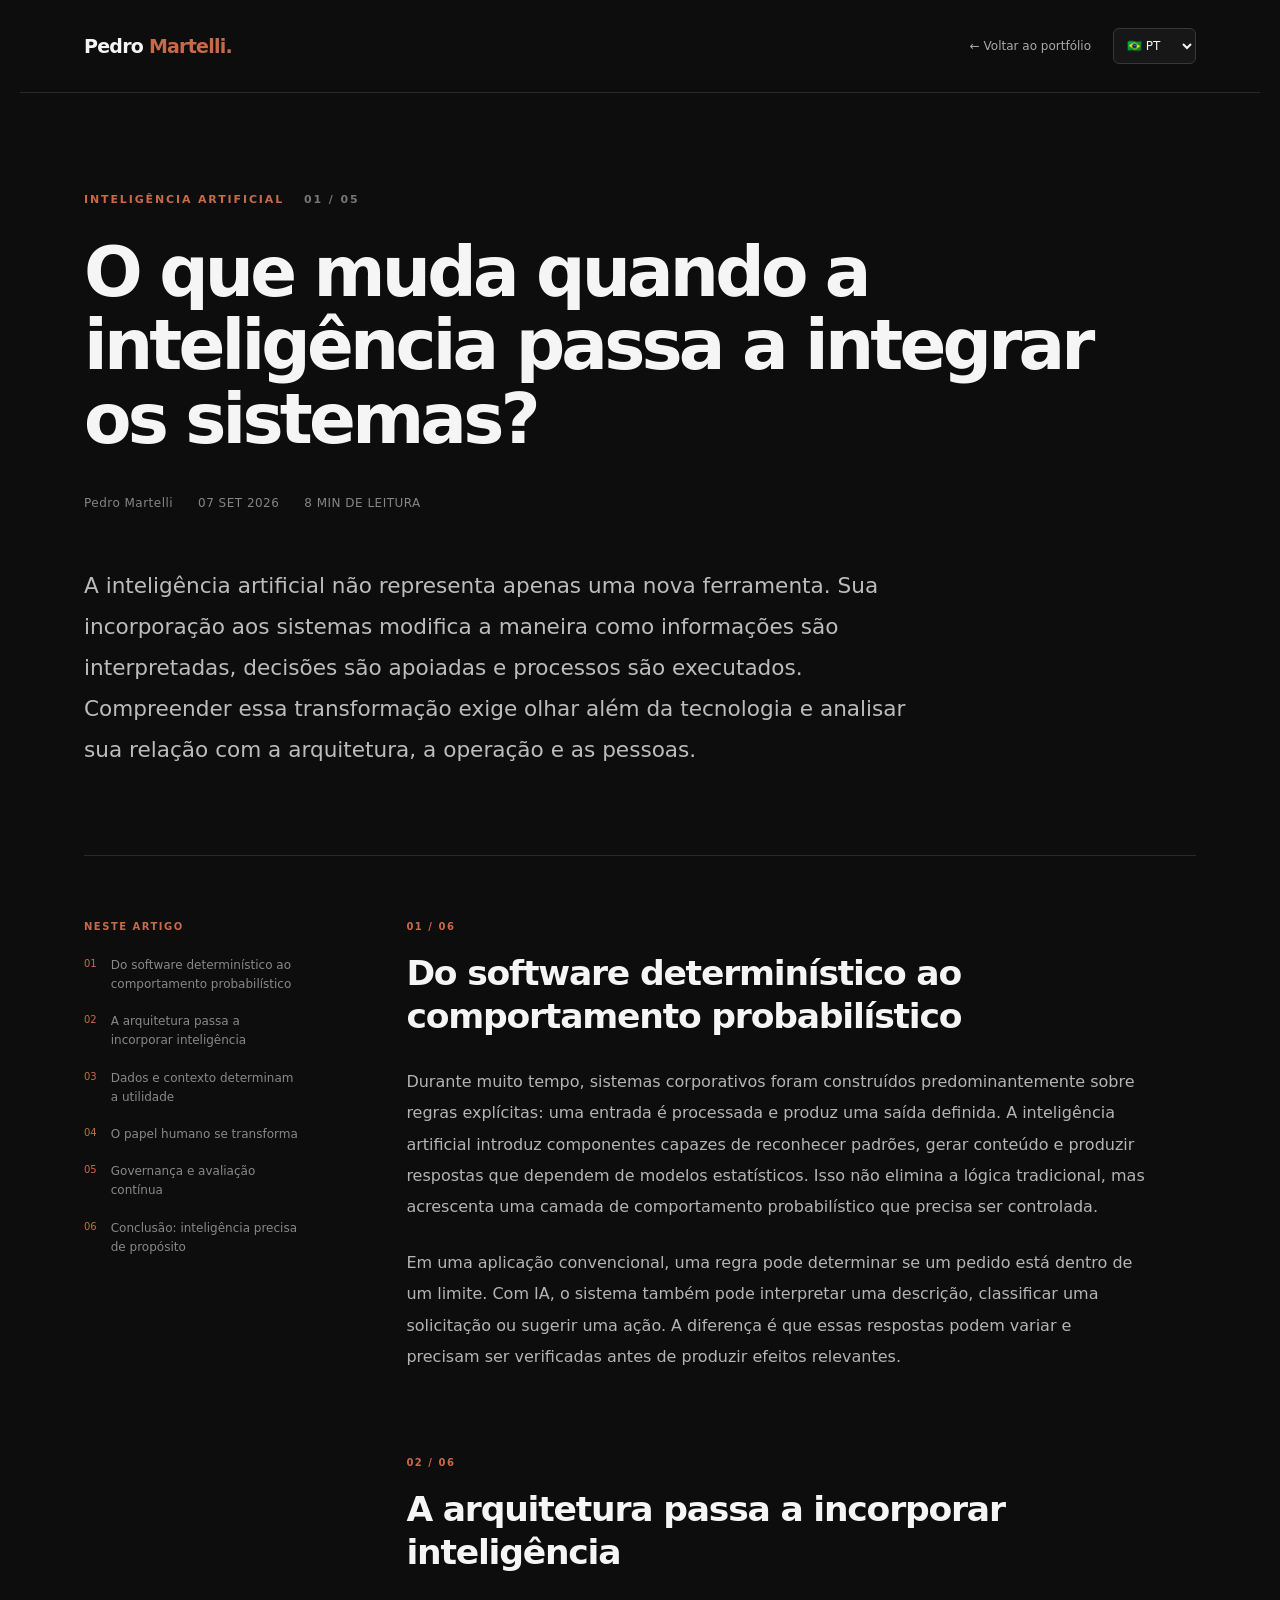
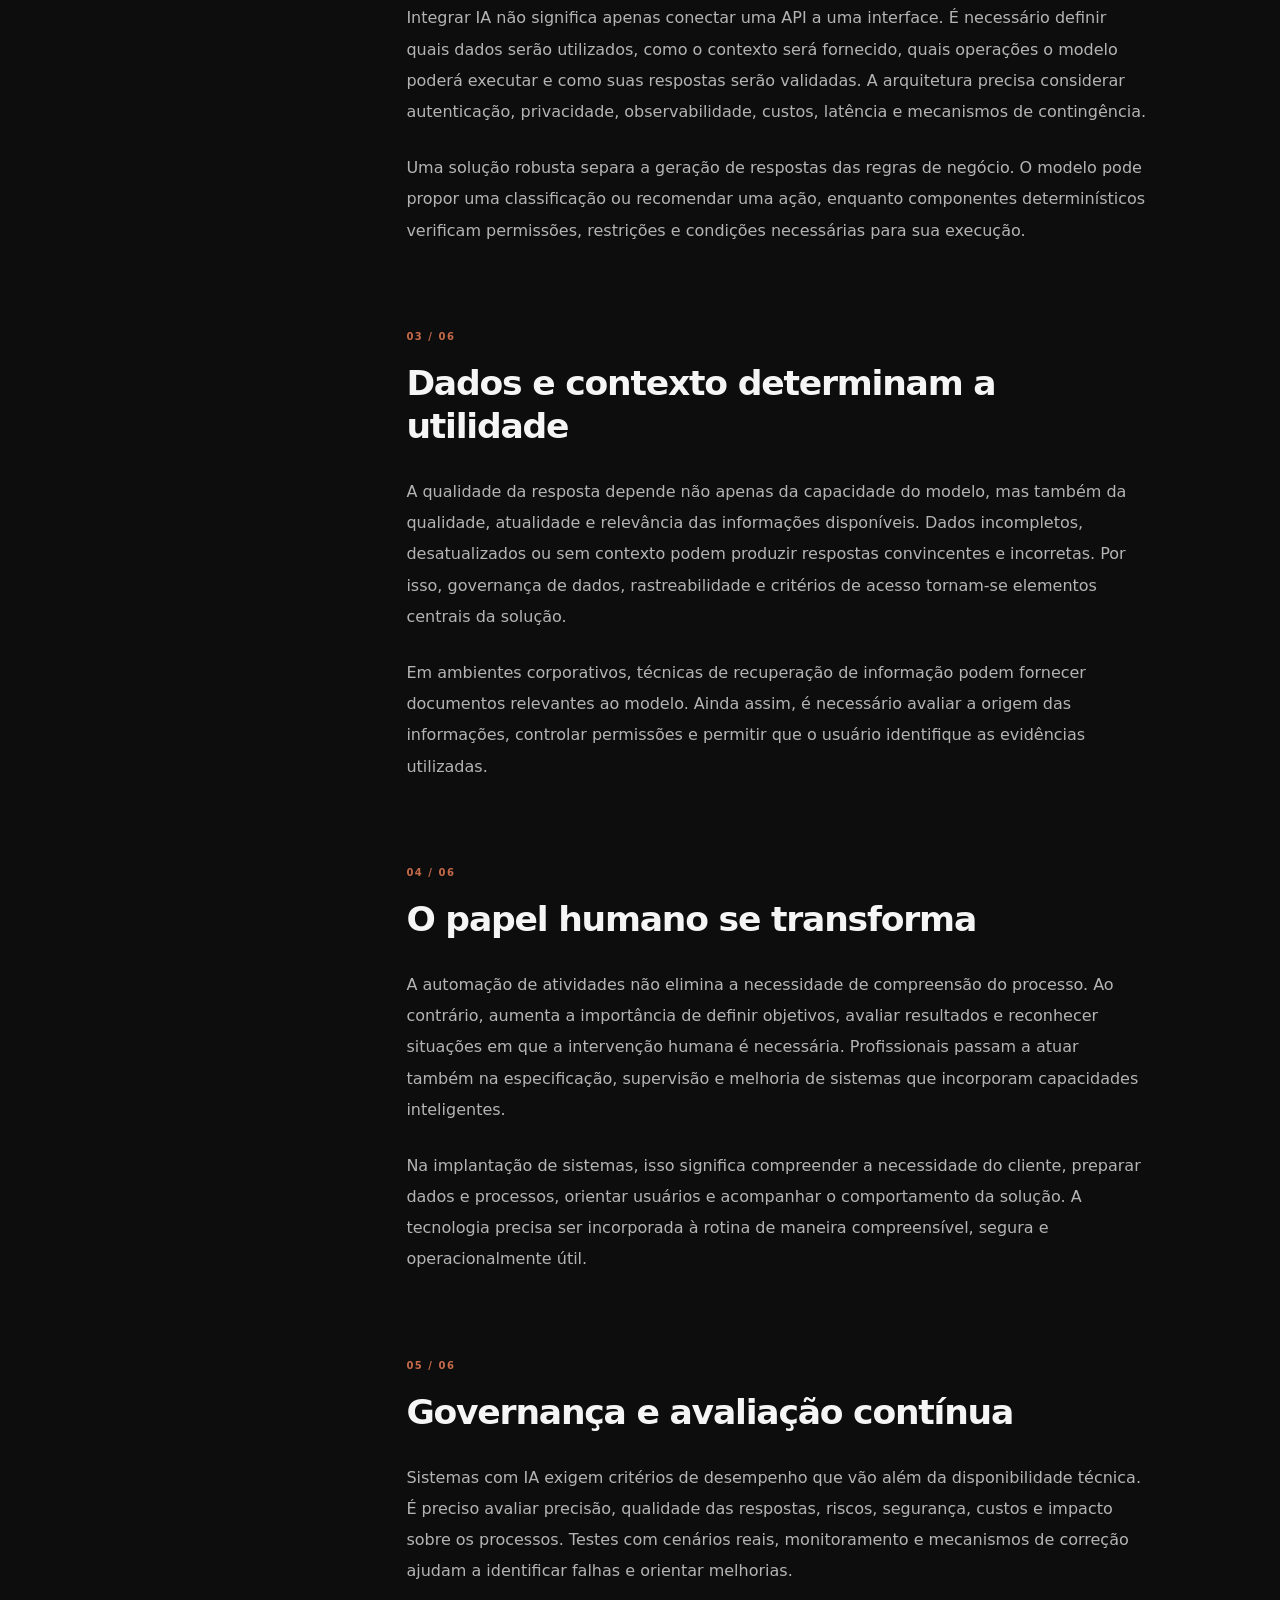
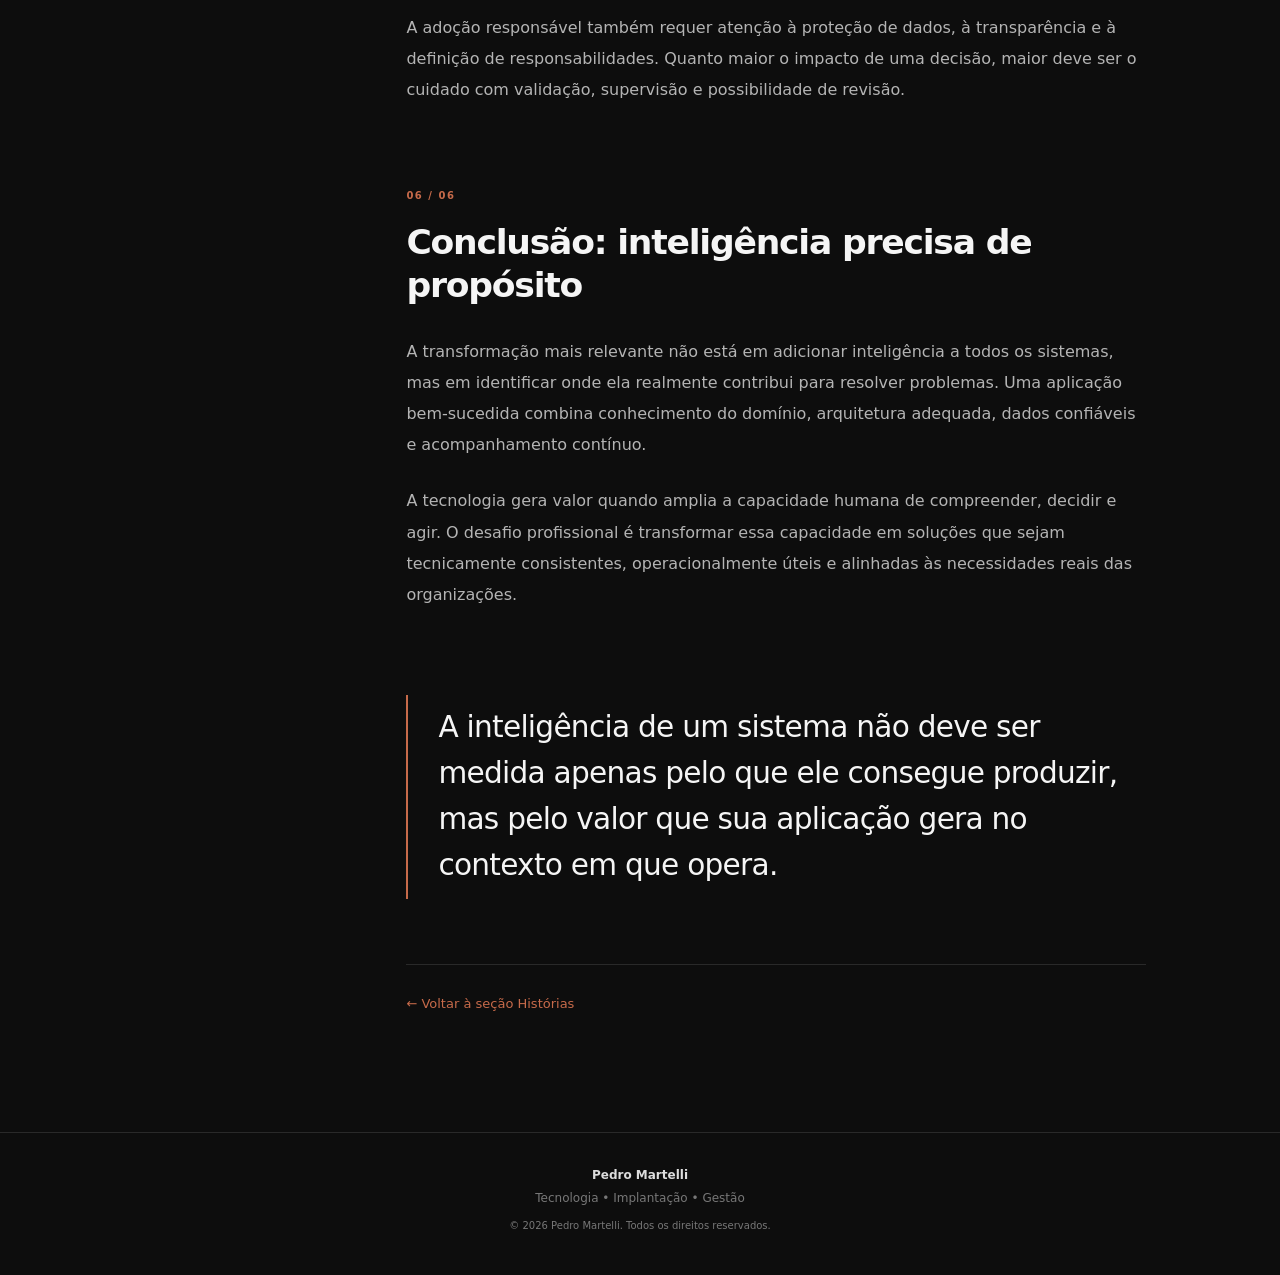
<file: artigos/inteligencia-artificial.html>
<!DOCTYPE html>
<html lang="pt-BR">
<head>
    <meta charset="UTF-8">

    <meta name="viewport" content="width=device-width, initial-scale=1">

    <meta
        name="description"
        content="Artigo de Pedro Martelli sobre inteligência artificial, arquitetura de sistemas, dados e governança."
    >

    <title>Inteligência Artificial | Pedro Martelli</title>

    <style>
        * {
            box-sizing: border-box;
        }

        html {
            scroll-behavior: smooth;
        }

        body {
            margin: 0;
            background: #0d0d0d;
            color: #f5f5f5;
            font-family: Inter, system-ui, -apple-system, "Segoe UI", sans-serif;
            -webkit-font-smoothing: antialiased;
        }

        a {
            color: inherit;
            text-decoration: none;
        }

        .article-view {
            min-height: 100%;
            overflow-wrap: break-word;
        }

        .article-header {
            max-width: 1240px;
            margin: auto;
            padding: 28px 5%;
            display: flex;
            align-items: center;
            justify-content: space-between;
            gap: 24px;
            border-bottom: 1px solid #292929;
        }

        .brand {
            font-size: 19px;
            font-weight: 750;
            letter-spacing: -.04em;
            white-space: nowrap;
        }

        .brand span {
            color: #c66a4a;
        }

        .header-actions {
            display: flex;
            align-items: center;
            gap: 22px;
        }

        .back-link {
            font-size: 12px;
            color: #aaa;
        }

        .back-link:hover,
        .article-end a:hover {
            color: #e08a68;
        }

        .article-language {
            background: #171717;
            color: #f5f5f5;
            border: 1px solid #383838;
            border-radius: 6px;
            padding: 9px;
            font: inherit;
            font-size: 12px;
            cursor: pointer;
        }

        .article-language:focus-visible,
        a:focus-visible {
            outline: 2px solid #c66a4a;
            outline-offset: 4px;
        }

        .article-shell {
            max-width: 1240px;
            margin: auto;
            padding: 100px 5% 120px;
        }

        .article-kicker {
            display: flex;
            gap: 20px;
            align-items: center;
            color: #c66a4a;
            font-size: 11px;
            font-weight: 700;
            letter-spacing: .17em;
        }

        .article-kicker span:last-child {
            color: #777;
        }

        .article-shell h1 {
            max-width: 1050px;
            margin: 30px 0 40px;
            font-size: clamp(2.5rem, 5.4vw, 5.3rem);
            line-height: 1.06;
            letter-spacing: -.055em;
            font-weight: 700;
        }

        .article-meta {
            display: flex;
            flex-wrap: wrap;
            gap: 12px 25px;
            color: #858585;
            font-size: 12px;
            letter-spacing: .04em;
        }

        .article-lead {
            max-width: 850px;
            margin: 55px 0 85px;
            color: #bcbcbc;
            font-size: clamp(1.1rem, 1.7vw, 1.35rem);
            line-height: 1.9;
        }

        .article-layout {
            display: grid;
            grid-template-columns: 220px minmax(0, 1fr);
            gap: clamp(40px, 8vw, 120px);
            border-top: 1px solid #292929;
            padding-top: 65px;
        }

        .article-toc {
            align-self: start;
            position: sticky;
            top: 30px;
        }

        .article-toc > p {
            margin: 0 0 24px;
            color: #c66a4a;
            font-size: 10px;
            letter-spacing: .15em;
            font-weight: 700;
            text-transform: uppercase;
        }

        .article-toc nav {
            display: flex;
            flex-direction: column;
        }

        .article-toc a {
            display: flex;
            gap: 14px;
            margin: 0 0 18px;
            color: #888;
            font-size: 12px;
            line-height: 1.6;
        }

        .article-toc a:hover {
            color: #f5f5f5;
        }

        .article-toc a span {
            color: #c66a4a;
            font-size: 10px;
        }

        .article-body {
            min-width: 0;
            max-width: 740px;
        }

        .article-section {
            scroll-margin-top: 35px;
            margin-bottom: 85px;
        }

        .section-index {
            color: #c66a4a;
            font-size: 10px;
            font-weight: 700;
            letter-spacing: .15em;
            margin-bottom: 20px;
        }

        .article-section h2 {
            font-size: clamp(1.65rem, 2.7vw, 2.3rem);
            line-height: 1.25;
            letter-spacing: -.035em;
            margin: 0 0 28px;
        }

        .article-section p {
            color: #b4b4b4;
            font-size: 16px;
            line-height: 1.95;
            margin: 0 0 25px;
        }

        .article-body blockquote {
            margin: 20px 0 65px;
            padding: 10px 0 10px 30px;
            border-left: 2px solid #c66a4a;
            font-size: clamp(1.3rem, 2.4vw, 1.85rem);
            line-height: 1.55;
            letter-spacing: -.025em;
        }

        .article-end {
            border-top: 1px solid #292929;
            padding-top: 28px;
        }

        .article-end a {
            color: #c66a4a;
            font-size: 13px;
        }

        .article-footer {
            border-top: 1px solid #292929;
            text-align: center;
            padding: 35px 20px;
            color: #777;
            font-size: 12px;
        }

        .article-footer p {
            margin: 0 0 9px;
        }

        .article-footer p:first-child {
            color: #ddd;
            font-weight: 600;
        }

        .article-footer p:last-child {
            font-size: 10px;
            margin-top: 15px;
        }

        .sr-only {
            position: absolute;
            width: 1px;
            height: 1px;
            padding: 0;
            margin: -1px;
            overflow: hidden;
            clip: rect(0, 0, 0, 0);
            white-space: nowrap;
            border: 0;
        }

        @media (max-width: 800px) {
            .article-shell {
                padding-top: 65px;
                padding-bottom: 75px;
            }

            .article-layout {
                grid-template-columns: 1fr;
                gap: 45px;
            }

            .article-toc {
                position: static;
            }

            .article-toc nav {
                display: grid;
                grid-template-columns: repeat(2, minmax(0, 1fr));
                gap: 0 20px;
            }

            .article-lead {
                margin: 40px 0 55px;
            }

            .article-section {
                margin-bottom: 60px;
            }
        }

        @media (max-width: 520px) {
            .article-header {
                padding: 22px 5%;
                align-items: flex-start;
                gap: 15px;
            }

            .header-actions {
                gap: 12px;
                flex-wrap: wrap;
                justify-content: flex-end;
            }

            .back-link {
                font-size: 12px;
            }

            .article-shell h1 {
                font-size: clamp(2.1rem, 10vw, 3rem);
            }

            .article-toc nav {
                grid-template-columns: 1fr;
            }

            .article-section p {
                font-size: 15px;
                line-height: 1.85;
            }

            .article-layout {
                padding-top: 40px;
            }

            .article-body blockquote {
                padding-left: 20px;
            }
        }

        @media (prefers-reduced-motion: reduce) {
            html {
                scroll-behavior: auto;
            }
        }
    </style>
</head>

<body>

<div class="article-view">

    <header class="article-header">

        <a class="brand" href="../index.html#historias">
            Pedro <span>Martelli.</span>
        </a>

        <div class="header-actions">

            <a
                class="back-link"
                href="../index.html#historias"
                id="back-link"
            >
                ← Voltar ao portfólio
            </a>

            <label
                class="sr-only"
                for="article-language"
            >
                Idioma
            </label>

            <select
                id="article-language"
                class="article-language"
                aria-label="Idioma"
            >
                <option value="pt">🇧🇷 PT</option>
                <option value="en">🇺🇸 EN</option>
                <option value="zh">🇨🇳 中文</option>
            </select>

        </div>

    </header>

    <main>

        <div class="article-shell">

            <div class="article-kicker">
                <span id="article-category">
                    INTELIGÊNCIA ARTIFICIAL
                </span>

                <span>
                    01 / 05
                </span>
            </div>

            <h1 id="article-title"></h1>

            <div class="article-meta">
                <span>Pedro Martelli</span>
                <span id="article-date"></span>
                <span id="article-read"></span>
            </div>

            <p
                class="article-lead"
                id="article-intro"
            ></p>

            <div class="article-layout">

                <aside class="article-toc">

                    <p id="toc-title">
                        NESTE ARTIGO
                    </p>

                    <nav
                        id="article-toc-links"
                        aria-label="Sumário do artigo"
                    ></nav>

                </aside>

                <div
                    class="article-body"
                    id="article-body"
                ></div>

            </div>

        </div>

    </main>

    <footer class="article-footer">

        <p>
            Pedro Martelli
        </p>

        <p id="footer-areas"></p>

        <p id="footer-copyright"></p>

    </footer>

</div>

<script>
(function () {
    "use strict";

    const articles = {

        pt: {
            title: "O que muda quando a inteligência passa a integrar os sistemas?",
            category: "INTELIGÊNCIA ARTIFICIAL",
            back: "Voltar ao portfólio",
            date: "07 SET 2026",
            read: "8 MIN DE LEITURA",
            toc: "NESTE ARTIGO",

            intro:
                "A inteligência artificial não representa apenas uma nova ferramenta. Sua incorporação aos sistemas modifica a maneira como informações são interpretadas, decisões são apoiadas e processos são executados. Compreender essa transformação exige olhar além da tecnologia e analisar sua relação com a arquitetura, a operação e as pessoas.",

            sections: [

                {
                    title:
                        "Do software determinístico ao comportamento probabilístico",

                    paragraphs: [
                        "Durante muito tempo, sistemas corporativos foram construídos predominantemente sobre regras explícitas: uma entrada é processada e produz uma saída definida. A inteligência artificial introduz componentes capazes de reconhecer padrões, gerar conteúdo e produzir respostas que dependem de modelos estatísticos. Isso não elimina a lógica tradicional, mas acrescenta uma camada de comportamento probabilístico que precisa ser controlada.",

                        "Em uma aplicação convencional, uma regra pode determinar se um pedido está dentro de um limite. Com IA, o sistema também pode interpretar uma descrição, classificar uma solicitação ou sugerir uma ação. A diferença é que essas respostas podem variar e precisam ser verificadas antes de produzir efeitos relevantes."
                    ]
                },

                {
                    title:
                        "A arquitetura passa a incorporar inteligência",

                    paragraphs: [
                        "Integrar IA não significa apenas conectar uma API a uma interface. É necessário definir quais dados serão utilizados, como o contexto será fornecido, quais operações o modelo poderá executar e como suas respostas serão validadas. A arquitetura precisa considerar autenticação, privacidade, observabilidade, custos, latência e mecanismos de contingência.",

                        "Uma solução robusta separa a geração de respostas das regras de negócio. O modelo pode propor uma classificação ou recomendar uma ação, enquanto componentes determinísticos verificam permissões, restrições e condições necessárias para sua execução."
                    ]
                },

                {
                    title:
                        "Dados e contexto determinam a utilidade",

                    paragraphs: [
                        "A qualidade da resposta depende não apenas da capacidade do modelo, mas também da qualidade, atualidade e relevância das informações disponíveis. Dados incompletos, desatualizados ou sem contexto podem produzir respostas convincentes e incorretas. Por isso, governança de dados, rastreabilidade e critérios de acesso tornam-se elementos centrais da solução.",

                        "Em ambientes corporativos, técnicas de recuperação de informação podem fornecer documentos relevantes ao modelo. Ainda assim, é necessário avaliar a origem das informações, controlar permissões e permitir que o usuário identifique as evidências utilizadas."
                    ]
                },

                {
                    title:
                        "O papel humano se transforma",

                    paragraphs: [
                        "A automação de atividades não elimina a necessidade de compreensão do processo. Ao contrário, aumenta a importância de definir objetivos, avaliar resultados e reconhecer situações em que a intervenção humana é necessária. Profissionais passam a atuar também na especificação, supervisão e melhoria de sistemas que incorporam capacidades inteligentes.",

                        "Na implantação de sistemas, isso significa compreender a necessidade do cliente, preparar dados e processos, orientar usuários e acompanhar o comportamento da solução. A tecnologia precisa ser incorporada à rotina de maneira compreensível, segura e operacionalmente útil."
                    ]
                },

                {
                    title:
                        "Governança e avaliação contínua",

                    paragraphs: [
                        "Sistemas com IA exigem critérios de desempenho que vão além da disponibilidade técnica. É preciso avaliar precisão, qualidade das respostas, riscos, segurança, custos e impacto sobre os processos. Testes com cenários reais, monitoramento e mecanismos de correção ajudam a identificar falhas e orientar melhorias.",

                        "A adoção responsável também requer atenção à proteção de dados, à transparência e à definição de responsabilidades. Quanto maior o impacto de uma decisão, maior deve ser o cuidado com validação, supervisão e possibilidade de revisão."
                    ]
                },

                {
                    title:
                        "Conclusão: inteligência precisa de propósito",

                    paragraphs: [
                        "A transformação mais relevante não está em adicionar inteligência a todos os sistemas, mas em identificar onde ela realmente contribui para resolver problemas. Uma aplicação bem-sucedida combina conhecimento do domínio, arquitetura adequada, dados confiáveis e acompanhamento contínuo.",

                        "A tecnologia gera valor quando amplia a capacidade humana de compreender, decidir e agir. O desafio profissional é transformar essa capacidade em soluções que sejam tecnicamente consistentes, operacionalmente úteis e alinhadas às necessidades reais das organizações."
                    ]
                }

            ],

            quote:
                "A inteligência de um sistema não deve ser medida apenas pelo que ele consegue produzir, mas pelo valor que sua aplicação gera no contexto em que opera.",

            home:
                "Voltar à seção Histórias",

            footer:
                "Tecnologia • Implantação • Gestão",

            copyright:
                "© 2026 Pedro Martelli. Todos os direitos reservados."
        },

        en: {
            title:
                "What changes when intelligence becomes part of systems?",

            category:
                "ARTIFICIAL INTELLIGENCE",

            back:
                "Back to portfolio",

            date:
                "07 SEP 2026",

            read:
                "8 MIN READ",

            toc:
                "IN THIS ARTICLE",

            intro:
                "Artificial intelligence is not merely another tool. Its integration into systems changes how information is interpreted, decisions are supported, and processes are executed. Understanding this transformation requires looking beyond the technology and examining its relationship with architecture, operations, and people.",

            sections: [

                {
                    title:
                        "From deterministic software to probabilistic behavior",

                    paragraphs: [
                        "For a long time, enterprise systems were built predominantly on explicit rules: an input is processed and produces a defined output. Artificial intelligence introduces components capable of recognizing patterns, generating content, and producing responses based on statistical models. This does not eliminate traditional logic; it adds a layer of probabilistic behavior that must be controlled.",

                        "In a conventional application, a rule may determine whether an order is within a limit. With AI, the system may also interpret a description, classify a request, or suggest an action. These responses can vary and must be verified before producing consequential effects."
                    ]
                },

                {
                    title:
                        "Architecture begins to incorporate intelligence",

                    paragraphs: [
                        "Integrating AI means more than connecting an API to an interface. It requires defining which data will be used, how context will be provided, which operations the model may perform, and how its responses will be validated. Architecture must account for authentication, privacy, observability, costs, latency, and fallback mechanisms.",

                        "A robust solution separates response generation from business rules. A model may propose a classification or recommend an action, while deterministic components verify permissions, constraints, and the conditions required for execution."
                    ]
                },

                {
                    title:
                        "Data and context determine usefulness",

                    paragraphs: [
                        "Response quality depends not only on model capability but also on the quality, freshness, and relevance of available information. Incomplete, outdated, or context-free data can produce convincing yet incorrect responses. Data governance, traceability, and access criteria therefore become central elements of the solution.",

                        "In enterprise environments, information-retrieval techniques can provide relevant documents to a model. Even then, information sources must be evaluated, permissions controlled, and users enabled to identify the evidence used."
                    ]
                },

                {
                    title:
                        "The human role is changing",

                    paragraphs: [
                        "Automating activities does not eliminate the need to understand the process. Instead, it increases the importance of defining objectives, evaluating results, and recognizing situations that require human intervention. Professionals also take on roles in specifying, supervising, and improving systems with intelligent capabilities.",

                        "In systems implementation, this means understanding client needs, preparing data and processes, guiding users, and monitoring solution behavior. Technology must become part of everyday work in a comprehensible, safe, and operationally useful way."
                    ]
                },

                {
                    title:
                        "Governance and continuous evaluation",

                    paragraphs: [
                        "AI systems require performance criteria beyond technical availability. Accuracy, response quality, risks, security, costs, and process impact must be evaluated. Tests using realistic scenarios, monitoring, and correction mechanisms help identify failures and guide improvements.",

                        "Responsible adoption also requires attention to data protection, transparency, and accountability. The greater the impact of a decision, the greater the need for validation, supervision, and the possibility of review."
                    ]
                },

                {
                    title:
                        "Conclusion: intelligence needs purpose",

                    paragraphs: [
                        "The most relevant transformation is not adding intelligence to every system, but identifying where it genuinely helps solve problems. A successful application combines domain knowledge, appropriate architecture, reliable data, and continuous monitoring.",

                        "Technology creates value when it expands the human capacity to understand, decide, and act. The professional challenge is to turn that capability into solutions that are technically sound, operationally useful, and aligned with real organizational needs."
                    ]
                }

            ],

            quote:
                "The intelligence of a system should be measured not only by what it can produce, but by the value its application creates in its operational context.",

            home:
                "Back to Stories",

            footer:
                "Technology • Implementation • Management",

            copyright:
                "© 2026 Pedro Martelli. All rights reserved."
        },

        zh: {
            title:
                "当智能融入系统，会发生什么变化？",

            category:
                "人工智能",

            back:
                "返回作品集",

            date:
                "2026年9月7日",

            read:
                "约8分钟阅读",

            toc:
                "本文目录",

            intro:
                "人工智能不仅是一种新工具。它融入系统后，正在改变信息的解释方式、决策的支持方式以及流程的执行方式。理解这一转变，需要超越技术本身，分析其与架构、运营和人员之间的关系。",

            sections: [

                {
                    title:
                        "从确定性软件到概率性行为",

                    paragraphs: [
                        "长期以来，企业系统主要建立在明确的规则之上：输入经过处理后产生预先定义的输出。人工智能引入了能够识别模式、生成内容并基于统计模型产生响应的组件。这并不意味着传统逻辑被取代，而是增加了需要加以控制的概率性行为层。",

                        "在传统应用中，规则可以判断订单是否处于规定限额内。借助人工智能，系统还可以理解描述、分类请求或建议操作。不同之处在于，这些响应可能发生变化，因此在产生重要影响之前必须经过验证。"
                    ]
                },

                {
                    title:
                        "架构开始融入智能能力",

                    paragraphs: [
                        "集成人工智能并不只是将 API 连接到界面。还需要明确使用哪些数据、如何提供上下文、模型可以执行哪些操作，以及如何验证其响应。架构必须考虑身份认证、隐私、可观测性、成本、延迟和故障回退机制。",

                        "稳健的解决方案会将响应生成与业务规则分离。模型可以提出分类结果或建议操作，而确定性组件负责验证权限、约束条件以及执行所需的必要条件。"
                    ]
                },

                {
                    title:
                        "数据与上下文决定实用价值",

                    paragraphs: [
                        "响应质量不仅取决于模型能力，还取决于可用信息的质量、时效性和相关性。不完整、过时或缺乏上下文的数据可能产生看似可信却不正确的回答。因此，数据治理、可追溯性和访问控制成为解决方案的核心要素。",

                        "在企业环境中，信息检索技术可以为模型提供相关文档。即便如此，仍需要评估信息来源、控制访问权限，并让用户能够识别所使用的证据。"
                    ]
                },

                {
                    title:
                        "人的角色正在转变",

                    paragraphs: [
                        "活动自动化并不会消除理解流程的必要性。相反，它使目标定义、结果评估以及识别需要人工干预的情境变得更加重要。专业人员也开始承担智能系统的需求定义、监督和持续改进等工作。",

                        "在系统实施中，这意味着理解客户需求、准备数据与流程、指导用户，并跟进解决方案的运行情况。技术需要以易于理解、安全且具有运营价值的方式融入日常工作。"
                    ]
                },

                {
                    title:
                        "治理与持续评估",

                    paragraphs: [
                        "人工智能系统的绩效标准不能仅限于技术可用性。还需要评估准确性、响应质量、风险、安全、成本以及对流程的影响。通过真实场景测试、监控和纠错机制，可以识别问题并指导改进。",

                        "负责任的采用还需要关注数据保护、透明度和责任划分。决策的影响越大，就越需要严格的验证、监督以及复核机制。"
                    ]
                },

                {
                    title:
                        "结论：智能需要明确的目的",

                    paragraphs: [
                        "最重要的转变并不是为所有系统添加智能，而是识别智能真正能够帮助解决问题的场景。成功的应用需要结合领域知识、适当的架构、可靠的数据和持续的监控。",

                        "当技术扩展人类理解、决策和行动的能力时，它才能创造价值。专业人员面临的挑战，是将这种能力转化为技术可靠、运营实用并符合组织真实需求的解决方案。"
                    ]
                }

            ],

            quote:
                "衡量一个系统的智能程度，不应只看它能够生成什么，更应看它在实际运营环境中创造了多少价值。",

            home:
                "返回文章栏目",

            footer:
                "技术 • 系统实施 • 管理",

            copyright:
                "© 2026 Pedro Martelli. 保留所有权利。"
        }

    };

    const languageNames = {
        pt: "pt-BR",
        en: "en",
        zh: "zh-CN"
    };

    function createElement(tag, className, text) {
        const element = document.createElement(tag);

        if (className) {
            element.className = className;
        }

        if (text !== undefined) {
            element.textContent = text;
        }

        return element;
    }

    function renderArticle(lang) {

        if (!articles[lang]) {
            lang = "pt";
        }

        const data = articles[lang];

        const toc =
            document.getElementById("article-toc-links");

        const body =
            document.getElementById("article-body");

        document.documentElement.lang =
            languageNames[lang];

        document.title =
            data.title + " | Pedro Martelli";

        document.getElementById(
            "article-category"
        ).textContent = data.category;

        document.getElementById(
            "article-title"
        ).textContent = data.title;

        document.getElementById(
            "article-date"
        ).textContent = data.date;

        document.getElementById(
            "article-read"
        ).textContent = data.read;

        document.getElementById(
            "article-intro"
        ).textContent = data.intro;

        document.getElementById(
            "toc-title"
        ).textContent = data.toc;

        document.getElementById(
            "back-link"
        ).textContent = "← " + data.back;

        document.getElementById(
            "footer-areas"
        ).textContent = data.footer;

        document.getElementById(
            "footer-copyright"
        ).textContent = data.copyright;

        toc.replaceChildren();
        body.replaceChildren();

        data.sections.forEach(
            function (section, index) {

                const number =
                    String(index + 1).padStart(2, "0");

                const id =
                    "sec-" + (index + 1);

                const tocLink =
                    createElement("a", "", "");

                tocLink.href =
                    "#" + id;

                tocLink.appendChild(
                    createElement(
                        "span",
                        "",
                        number
                    )
                );

                tocLink.appendChild(
                    document.createTextNode(
                        section.title
                    )
                );

                toc.appendChild(
                    tocLink
                );

                const articleSection =
                    createElement(
                        "section",
                        "article-section"
                    );

                articleSection.id =
                    id;

                articleSection.appendChild(
                    createElement(
                        "div",
                        "section-index",
                        number + " / 06"
                    )
                );

                articleSection.appendChild(
                    createElement(
                        "h2",
                        "",
                        section.title
                    )
                );

                section.paragraphs.forEach(
                    function (paragraph) {

                        articleSection.appendChild(
                            createElement(
                                "p",
                                "",
                                paragraph
                            )
                        );

                    }
                );

                body.appendChild(
                    articleSection
                );

            }
        );

        body.appendChild(
            createElement(
                "blockquote",
                "",
                data.quote
            )
        );

        const end =
            createElement(
                "div",
                "article-end"
            );

        const back =
            createElement(
                "a",
                "",
                "← " + data.home
            );

        back.href =
            "../index.html#historias";

        end.appendChild(
            back
        );

        body.appendChild(
            end
        );

        document.getElementById(
            "article-language"
        ).value = lang;

        try {
            localStorage.setItem(
                "portfolio-language",
                lang
            );
        } catch (error) {}

    }

    let initialLanguage =
        "pt";

    try {

        initialLanguage =
            localStorage.getItem(
                "portfolio-language"
            ) || "pt";

    } catch (error) {}

    renderArticle(
        initialLanguage
    );

    document
        .getElementById(
            "article-language"
        )
        .addEventListener(
            "change",
            function () {

                renderArticle(
                    this.value
                );

            }
        );

})();
</script>

</body>
</html>
</file>
